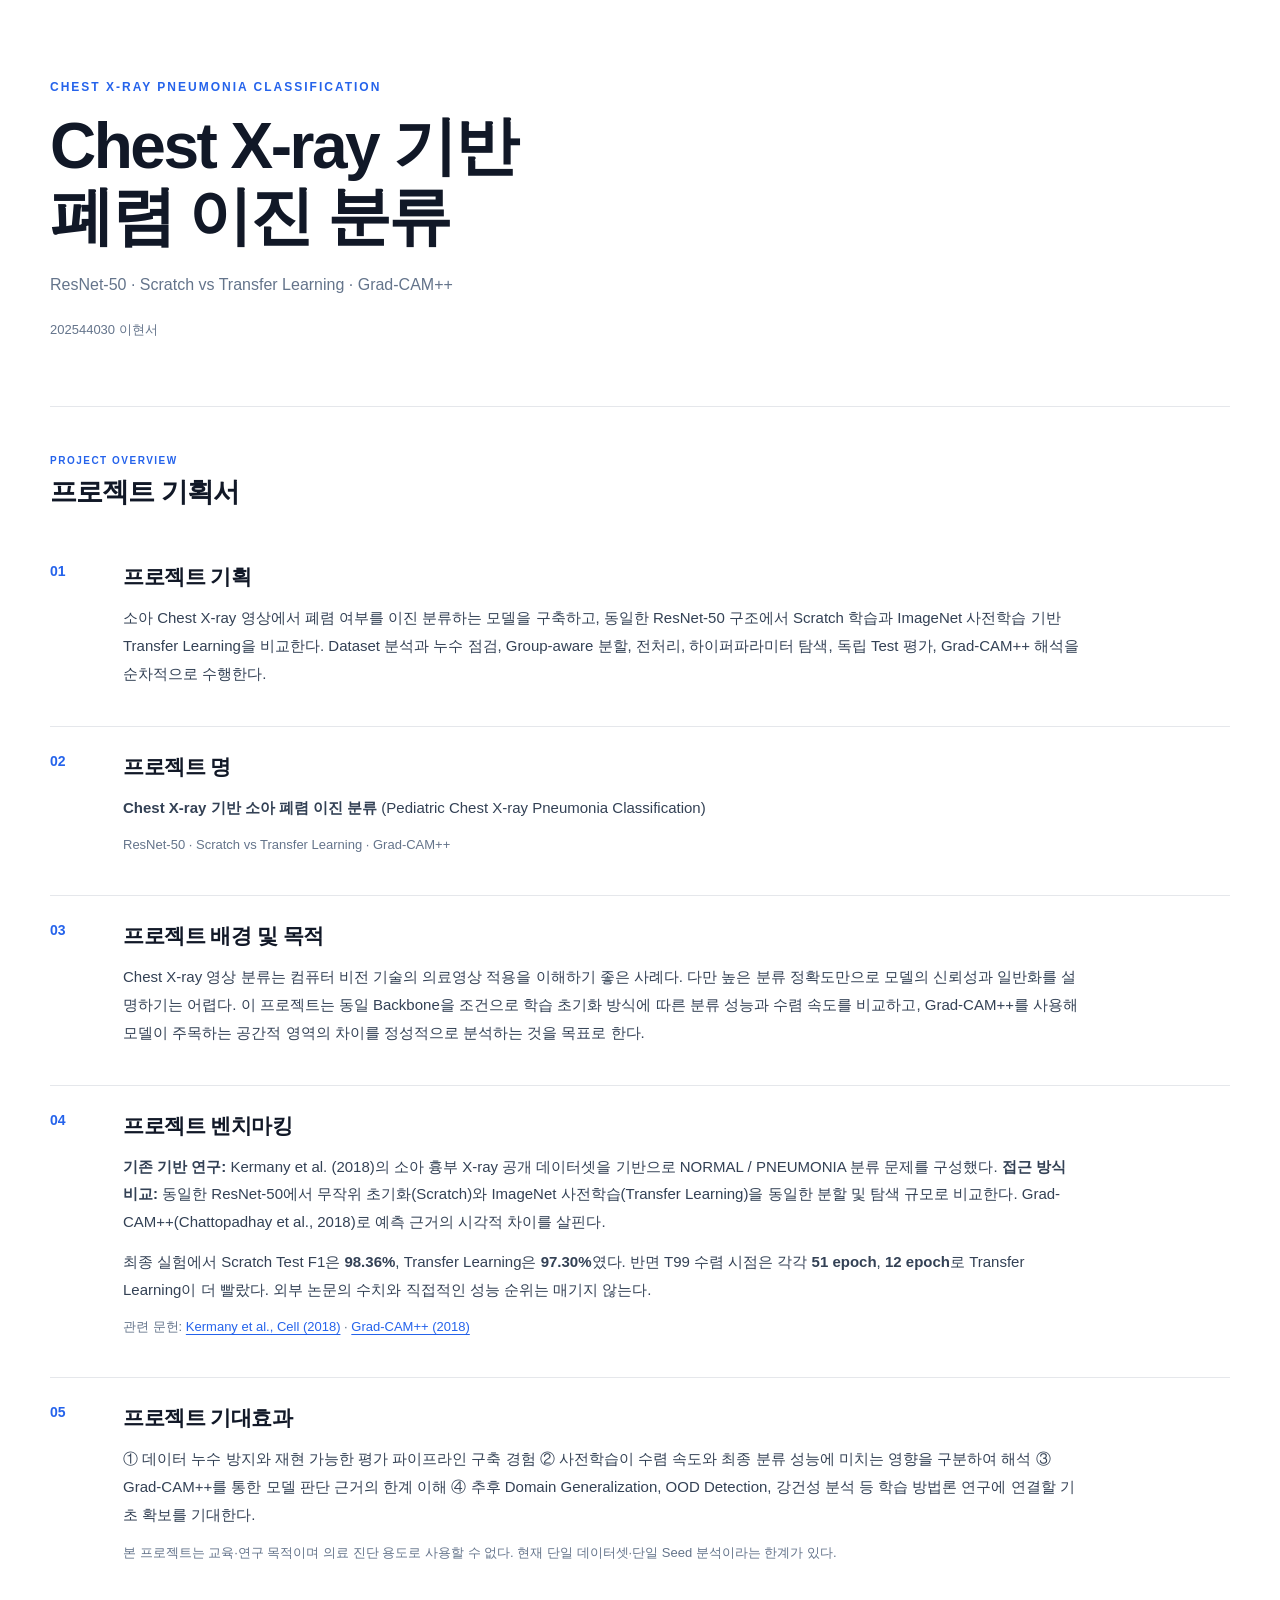
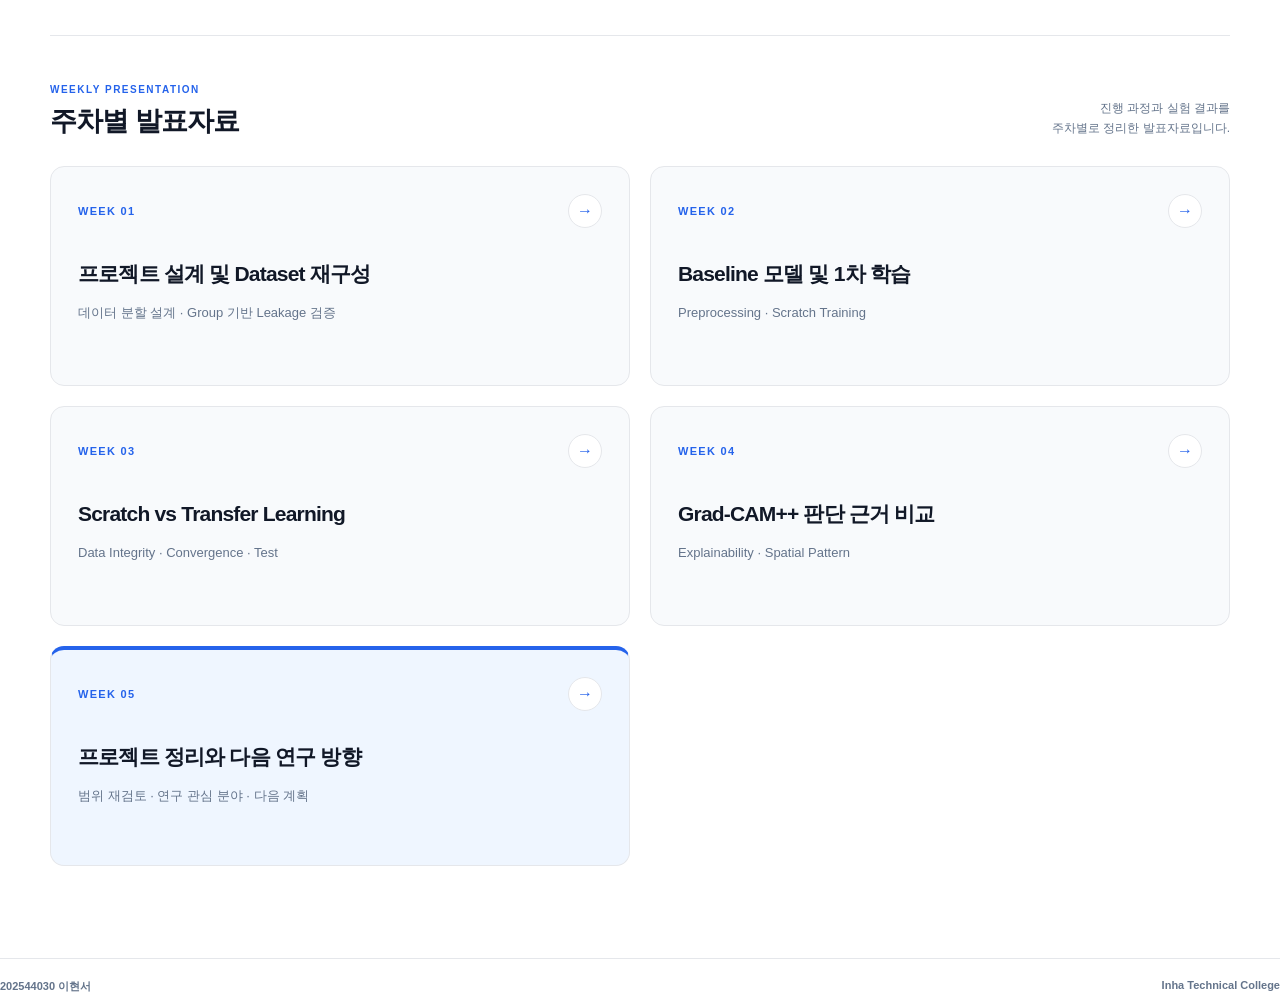
<file: index.html>
<!doctype html>
<html lang="ko">
  <head>
    <meta charset="utf-8">
    <meta name="viewport" content="width=device-width, initial-scale=1">
    <title>Chest X-ray 기반 폐렴 이진 분류</title>
    <link rel="stylesheet" href="css/main.css">
    <link rel="stylesheet" href="css/project.css">
  </head>
  <body>
    <main class="page">
      <header class="header">
        <div class="eyebrow">Chest X-ray Pneumonia Classification</div>
        <h1>Chest X-ray 기반<br>폐렴 이진 분류</h1>
        <p class="subtitle">ResNet-50 · Scratch vs Transfer Learning · Grad-CAM++</p>
        <p class="small-meta">202544030 이현서</p>
      </header>

      <section class="overview" id="project-overview">
        <div class="section-header">
          <div>
            <span class="section-label">PROJECT OVERVIEW</span>
            <h2>프로젝트 기획서</h2>
          </div>
        </div>

        <article class="overview-item">
          <span class="overview-number">01</span>
          <div>
            <h3>프로젝트 기획</h3>
            <p>소아 Chest X-ray 영상에서 폐렴 여부를 이진 분류하는 모델을 구축하고, 동일한 ResNet-50 구조에서 Scratch 학습과 ImageNet 사전학습 기반 Transfer Learning을 비교한다. Dataset 분석과 누수 점검, Group-aware 분할, 전처리, 하이퍼파라미터 탐색, 독립 Test 평가, Grad-CAM++ 해석을 순차적으로 수행한다.</p>
          </div>
        </article>

        <article class="overview-item">
          <span class="overview-number">02</span>
          <div>
            <h3>프로젝트 명</h3>
            <p><strong>Chest X-ray 기반 소아 폐렴 이진 분류</strong> (Pediatric Chest X-ray Pneumonia Classification)</p>
            <p class="overview-sub">ResNet-50 · Scratch vs Transfer Learning · Grad-CAM++</p>
          </div>
        </article>

        <article class="overview-item">
          <span class="overview-number">03</span>
          <div>
            <h3>프로젝트 배경 및 목적</h3>
            <p>Chest X-ray 영상 분류는 컴퓨터 비전 기술의 의료영상 적용을 이해하기 좋은 사례다. 다만 높은 분류 정확도만으로 모델의 신뢰성과 일반화를 설명하기는 어렵다. 이 프로젝트는 동일 Backbone을 조건으로 학습 초기화 방식에 따른 분류 성능과 수렴 속도를 비교하고, Grad-CAM++를 사용해 모델이 주목하는 공간적 영역의 차이를 정성적으로 분석하는 것을 목표로 한다.</p>
          </div>
        </article>

        <article class="overview-item">
          <span class="overview-number">04</span>
          <div>
            <h3>프로젝트 벤치마킹</h3>
            <p><strong>기존 기반 연구:</strong> Kermany et al. (2018)의 소아 흉부 X-ray 공개 데이터셋을 기반으로 NORMAL / PNEUMONIA 분류 문제를 구성했다. <strong>접근 방식 비교:</strong> 동일한 ResNet-50에서 무작위 초기화(Scratch)와 ImageNet 사전학습(Transfer Learning)을 동일한 분할 및 탐색 규모로 비교한다. Grad-CAM++(Chattopadhay et al., 2018)로 예측 근거의 시각적 차이를 살핀다.</p>
            <p>최종 실험에서 Scratch Test F1은 <strong>98.36%</strong>, Transfer Learning은 <strong>97.30%</strong>였다. 반면 T99 수렴 시점은 각각 <strong>51 epoch</strong>, <strong>12 epoch</strong>로 Transfer Learning이 더 빨랐다. 외부 논문의 수치와 직접적인 성능 순위는 매기지 않는다.</p>
            <p class="overview-sub">관련 문헌: <a href="https://doi.org/10.1016/j.cell.2018.02.010" target="_blank" rel="noopener">Kermany et al., Cell (2018)</a> · <a href="https://doi.org/10.1109/WACV.2018.00097" target="_blank" rel="noopener">Grad-CAM++ (2018)</a></p>
          </div>
        </article>

        <article class="overview-item">
          <span class="overview-number">05</span>
          <div>
            <h3>프로젝트 기대효과</h3>
            <p>① 데이터 누수 방지와 재현 가능한 평가 파이프라인 구축 경험 ② 사전학습이 수렴 속도와 최종 분류 성능에 미치는 영향을 구분하여 해석 ③ Grad-CAM++를 통한 모델 판단 근거의 한계 이해 ④ 추후 Domain Generalization, OOD Detection, 강건성 분석 등 학습 방법론 연구에 연결할 기초 확보를 기대한다.</p>
            <p class="overview-sub">본 프로젝트는 교육·연구 목적이며 의료 진단 용도로 사용할 수 없다. 현재 단일 데이터셋·단일 Seed 분석이라는 한계가 있다.</p>
          </div>
        </article>
      </section>

      <section class="presentation-section">
        <div class="section-header">
          <div>
            <span class="section-label">WEEKLY PRESENTATION</span>
            <h2>주차별 발표자료</h2>
          </div>
          <p>진행 과정과 실험 결과를<br>주차별로 정리한 발표자료입니다.</p>
        </div>
        
        <div class="week-grid">
          <a class="week-card " href="./week1/">
            <div class="week-top">
              <span class="week-number">WEEK 01</span>
              <span class="arrow">→</span>
            </div>
            <div class="week-content">
              <h3>프로젝트 설계 및 Dataset 재구성</h3>
              <p>데이터 분할 설계 · Group 기반 Leakage 검증</p>
            </div>
          </a>
          
          <a class="week-card " href="./week2/">
            <div class="week-top">
              <span class="week-number">WEEK 02</span>
              <span class="arrow">→</span>
            </div>
            <div class="week-content">
              <h3>Baseline 모델 및 1차 학습</h3>
              <p>Preprocessing · Scratch Training</p>
            </div>
          </a>
          
          <a class="week-card " href="./week3/">
            <div class="week-top">
              <span class="week-number">WEEK 03</span>
              <span class="arrow">→</span>
            </div>
            <div class="week-content">
              <h3>Scratch vs Transfer Learning</h3>
              <p>Data Integrity · Convergence · Test</p>
            </div>
          </a>
          
          <a class="week-card " href="./week4/">
            <div class="week-top">
              <span class="week-number">WEEK 04</span>
              <span class="arrow">→</span>
            </div>
            <div class="week-content">
              <h3>Grad-CAM++ 판단 근거 비교</h3>
              <p>Explainability · Spatial Pattern</p>
            </div>
          </a>
          
          <a class="week-card active" href="./week5/">
            <div class="week-top">
              <span class="week-number">WEEK 05</span>
              <span class="arrow">→</span>
            </div>
            <div class="week-content">
              <h3>프로젝트 정리와 다음 연구 방향</h3>
              <p>범위 재검토 · 연구 관심 분야 · 다음 계획</p>
            </div>
          </a>
        </div>
      </section>
    </main>

    <footer>
      <span>202544030 이현서</span>
      <span>Inha Technical College</span>
    </footer>
  </body>
</html>
</file>
<file: css/main.css>
:root {
    --blue: #2563eb;
    --blue-dark: #1d4ed8;
    --ink: #111827;
    --muted: #64748b;
    --line: #e5e7eb;
    --soft: #f8fafc;
    --blue-soft: #eff6ff;
}

* {
    box-sizing: border-box;
}

html,
body {
    margin: 0;
    min-height: 100%;
}

body {
    font-family: "Pretendard", "Noto Sans KR", "Malgun Gothic", sans-serif;
    color: var(--ink);
    background: #ffffff;
}

a {
    color: inherit;
    text-decoration: none;
}

.page {
    width: min(1180px, calc(100% - 80px));
    min-height: 100vh;
    margin: 0 auto;
    padding: 80px 0 36px;
    display: flex;
    flex-direction: column;
}

.header {
    padding-bottom: 54px;
    border-bottom: 1px solid var(--line);
}

.eyebrow {
    margin-bottom: 17px;
    font-size: 12px;
    font-weight: 800;
    letter-spacing: 2px;
    color: var(--blue);
    text-transform: uppercase;
}

.header h1 {
    margin: 0;
    font-size: clamp(44px, 5vw, 64px);
    line-height: 1.1;
    letter-spacing: -2.5px;
    color: var(--ink);
}

.subtitle {
    margin: 20px 0 0;
    font-size: 16px;
    line-height: 1.6;
    color: var(--muted);
}

.presentation-section {
    padding: 48px 0 56px;
}

.section-header {
    display: flex;
    align-items: flex-end;
    justify-content: space-between;
    margin-bottom: 27px;
}

.section-label {
    display: block;
    margin-bottom: 8px;
    font-size: 10px;
    font-weight: 800;
    letter-spacing: 1.5px;
    color: var(--blue);
}

.section-header h2 {
    margin: 0;
    font-size: 27px;
    letter-spacing: -1px;
    color: var(--ink);
}

.section-header > p {
    margin: 0;
    text-align: right;
    font-size: 12px;
    line-height: 1.65;
    color: var(--muted);
}

.week-grid {
    display: grid;
    grid-template-columns: repeat(2, 1fr);
    gap: 20px;
}

.week-card {
    position: relative;
    display: flex;
    flex-direction: column;
    min-height: 300px;
    padding: 27px;
    border: 1px solid var(--line);
    border-radius: 14px;
    background: var(--soft);
    transition: transform 0.18s ease, border-color 0.18s ease, box-shadow 0.18s ease, background 0.18s ease;
}

.week-card:hover {
    transform: translateY(-4px);
    border-color: #bfdbfe;
    background: #ffffff;
    box-shadow: 0 16px 36px rgba(15, 23, 42, 0.08);
}

.week-card.active {
    border-top: 4px solid var(--blue);
    background: var(--blue-soft);
}

.week-card.active:hover {
    background: #ffffff;
}

.week-top {
    display: flex;
    align-items: center;
    justify-content: space-between;
}

.week-number {
    font-size: 11px;
    font-weight: 800;
    letter-spacing: 1.3px;
    color: var(--blue);
}

.arrow {
    display: flex;
    align-items: center;
    justify-content: center;
    width: 34px;
    height: 34px;
    border: 1px solid var(--line);
    border-radius: 50%;
    background: #ffffff;
    font-size: 16px;
    color: var(--blue);
    transition: transform 0.18s ease, background 0.18s ease, color 0.18s ease;
}

.week-card:hover .arrow {
    transform: translateX(3px);
    border-color: var(--blue);
    background: var(--blue);
    color: #ffffff;
}

.week-content {
    margin-top: 42px;
}

.week-content h3 {
    margin: 0;
    font-size: 24px;
    line-height: 1.35;
    letter-spacing: -0.8px;
    color: var(--ink);
}

.week-content p {
    max-width: 390px;
    margin: 14px 0 0;
    font-size: 13px;
    line-height: 1.65;
    color: var(--muted);
}

.week-tags {
    display: flex;
    flex-wrap: wrap;
    gap: 7px;
    margin-top: auto;
    padding-top: 30px;
}

.week-tags span {
    padding: 6px 10px;
    border: 1px solid var(--line);
    border-radius: 999px;
    background: #ffffff;
    font-size: 10px;
    font-weight: 600;
    color: #475569;
}

footer {
    display: flex;
    justify-content: space-between;
    margin-top: auto;
    padding-top: 20px;
    border-top: 1px solid var(--line);
    font-size: 11px;
    font-weight: 600;
    color: var(--muted);
}

@media (max-width: 760px) {
    .page {
        width: min(100% - 36px, 1180px);
        padding-top: 48px;
    }

    .header {
        padding-bottom: 40px;
    }

    .header h1 {
        font-size: 42px;
        letter-spacing: -1.8px;
    }

    .section-header {
        display: block;
    }

    .section-header > p {
        margin-top: 12px;
        text-align: left;
    }

    .week-grid {
        grid-template-columns: 1fr;
    }

    .week-card {
        min-height: 280px;
    }

    footer {
        gap: 20px;
        flex-direction: column;
    }
}
</file>
<file: css/project.css>
.overview {
  padding: 48px 0 32px;
  border-bottom: 1px solid var(--line);
}

.overview-item {
  display: grid;
  grid-template-columns: 53px 1fr;
  gap: 20px;
  padding: 26px 0;
  border-bottom: 1px solid var(--line);
}

.overview-item:last-child {
  border-bottom: 0;
}

.overview-number {
  color: var(--blue);
  font-weight: 800;
  font-size: 14px;
}

.overview-item h3 {
  font-size: 21px;
  margin: 0 0 13px;
  letter-spacing: -.5px;
}

.overview-item p {
  font-size: 15px;
  line-height: 1.85;
  color: #334155;
  margin: 0 0 12px;
  max-width: 960px;
}

.overview-item .overview-sub {
  font-size: 13px;
  color: var(--muted);
}

.overview-item a {
  color: var(--blue);
  text-decoration: underline;
  text-underline-offset: 3px;
}

.small-meta {
  font-size: 13px;
  color: var(--muted);
  margin-top: 24px;
}

.week-card {
  min-height: 220px;
}

.week-content {
  margin-top: 32px;
}

.week-content h3 {
  font-size: 21px;
}

.week-content p {
  font-size: 13px;
}

@media (max-width: 760px) {
  .overview-item {
    grid-template-columns: 30px 1fr;
    gap: 10px;
  }
  .overview-item p {
    font-size: 14px;
  }
}
</file>
